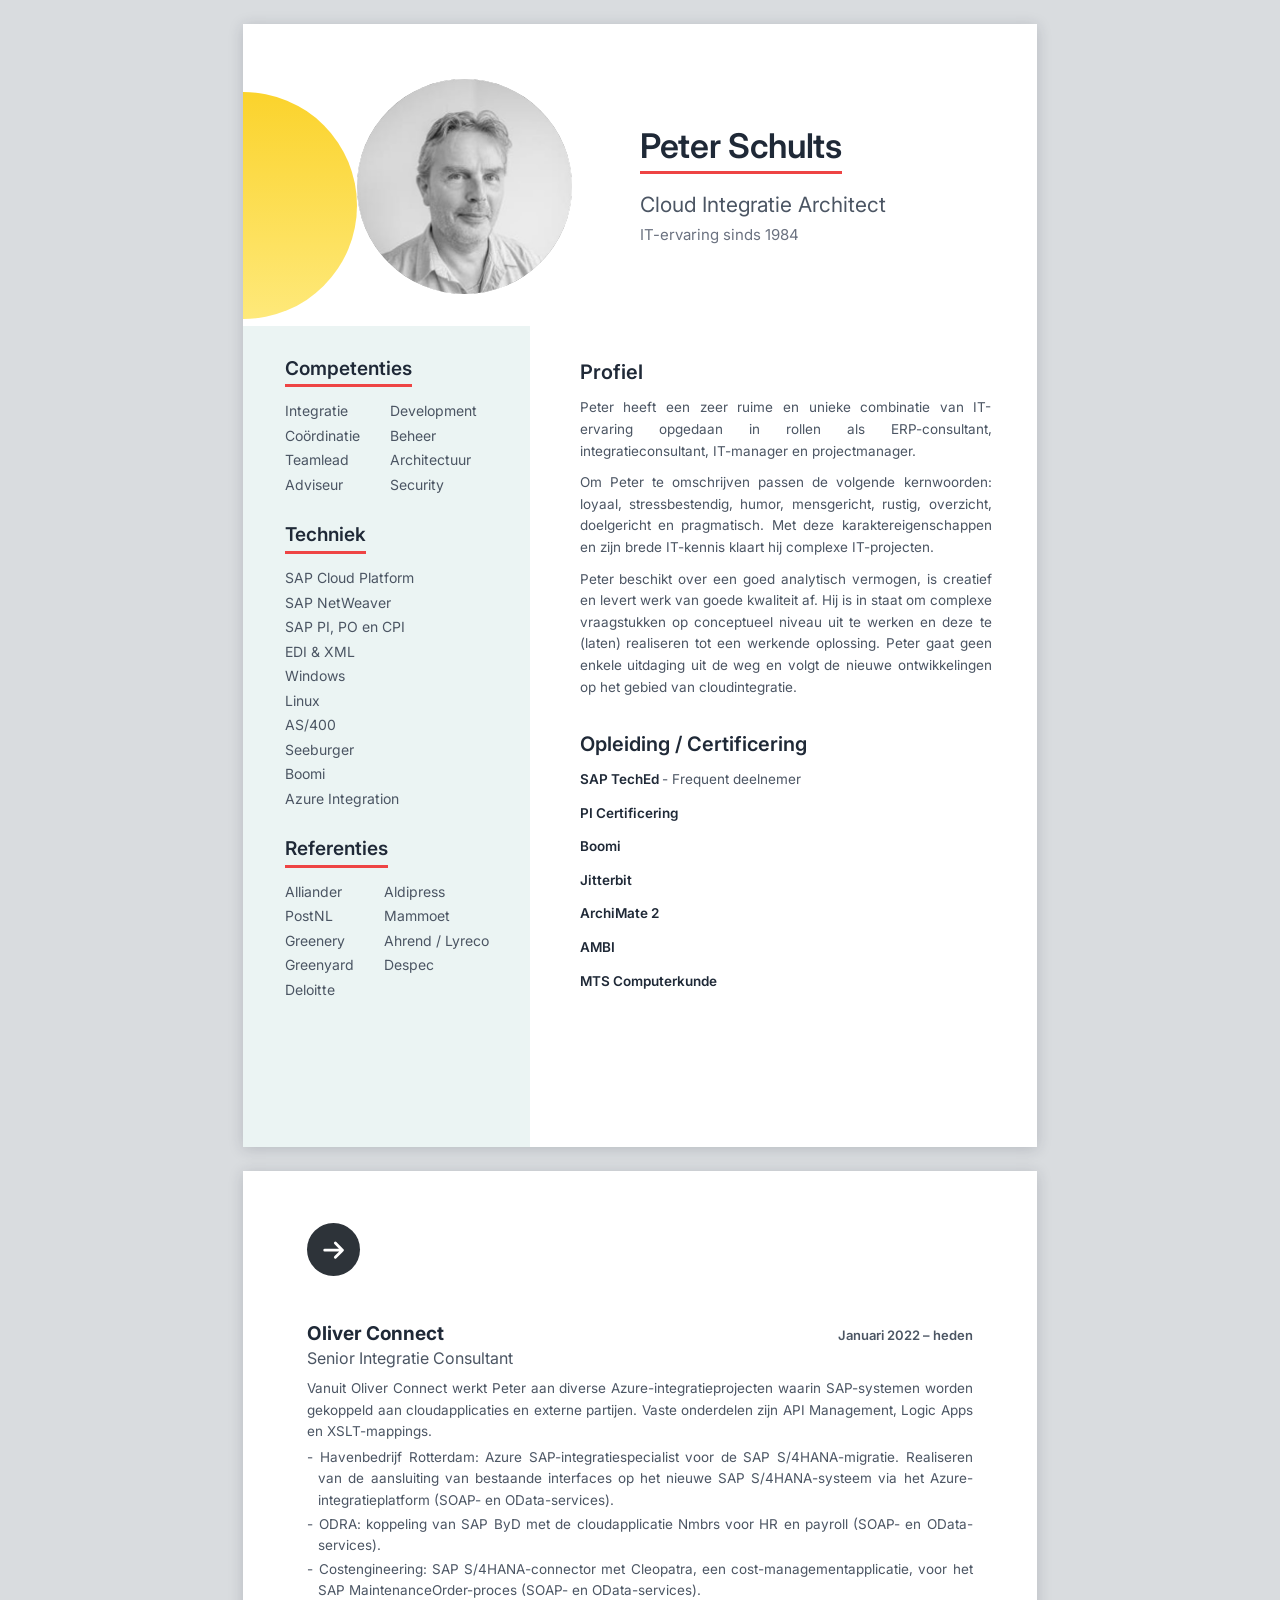
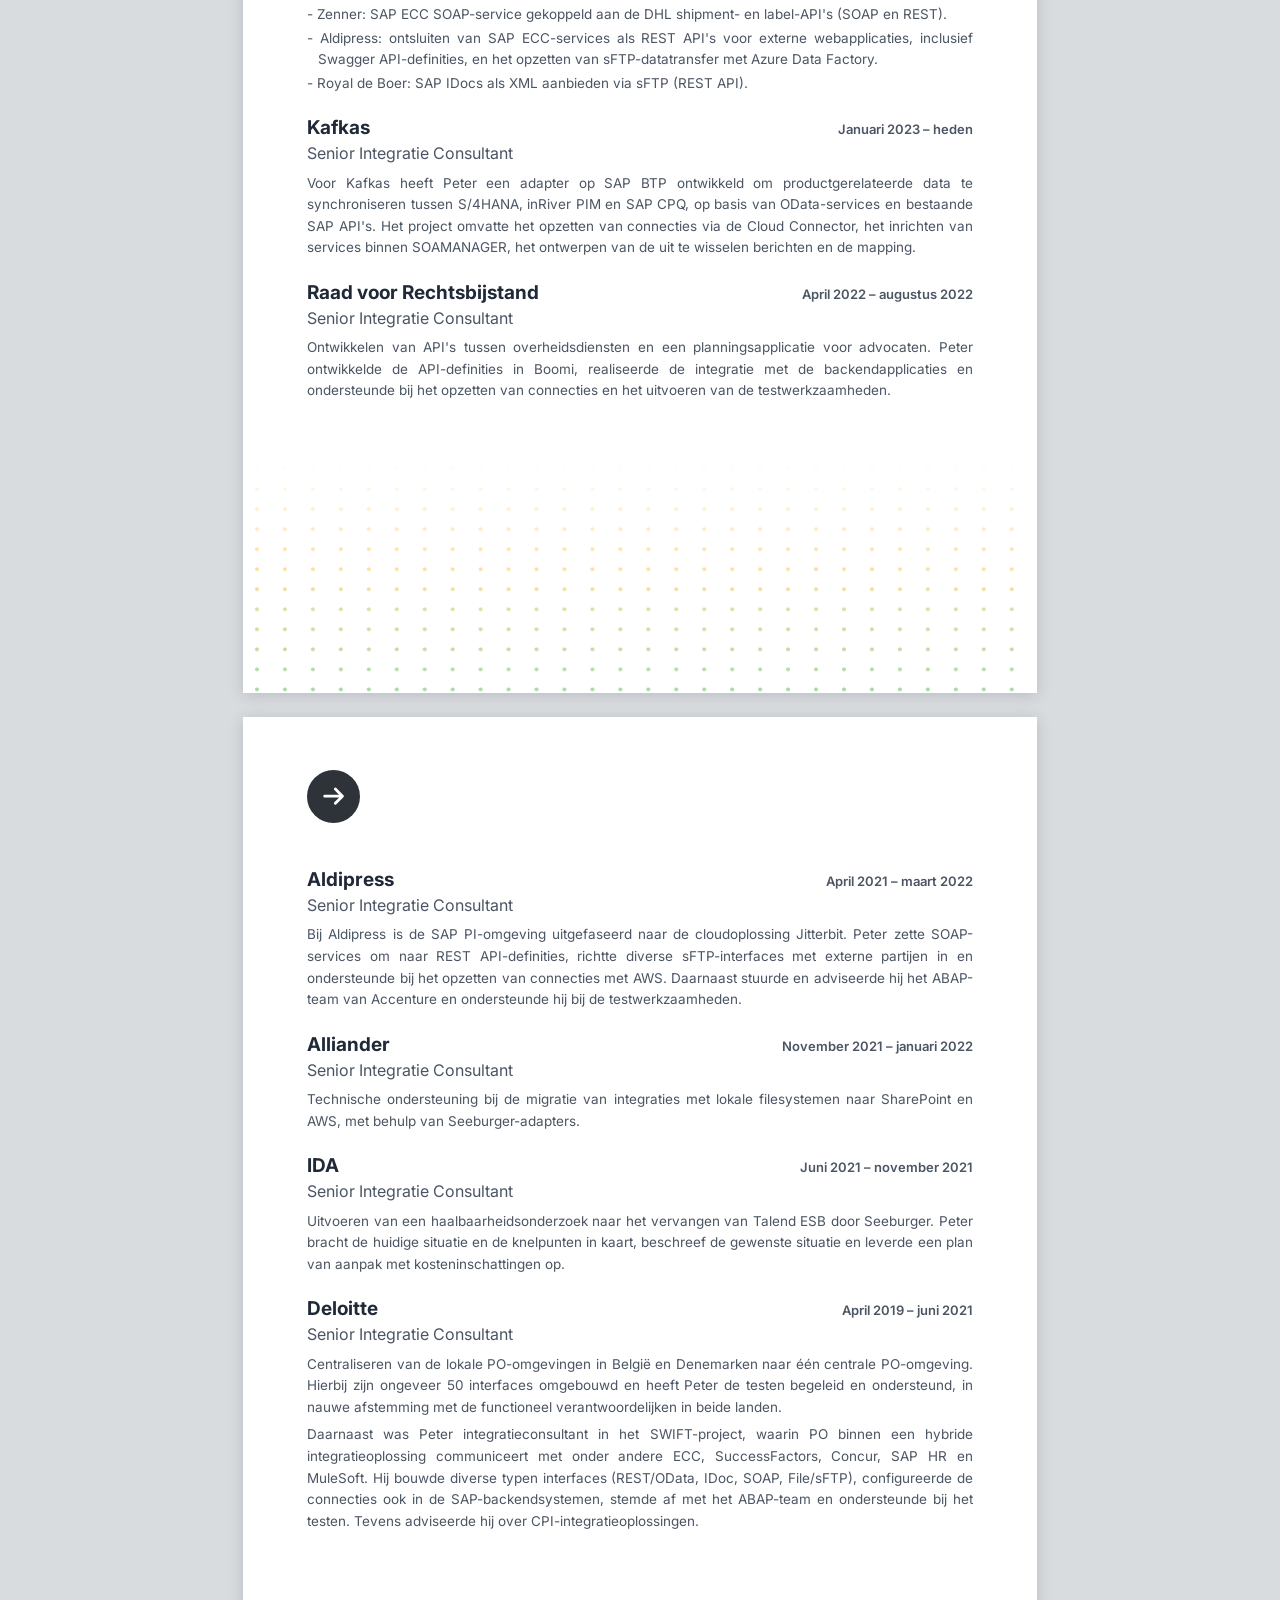
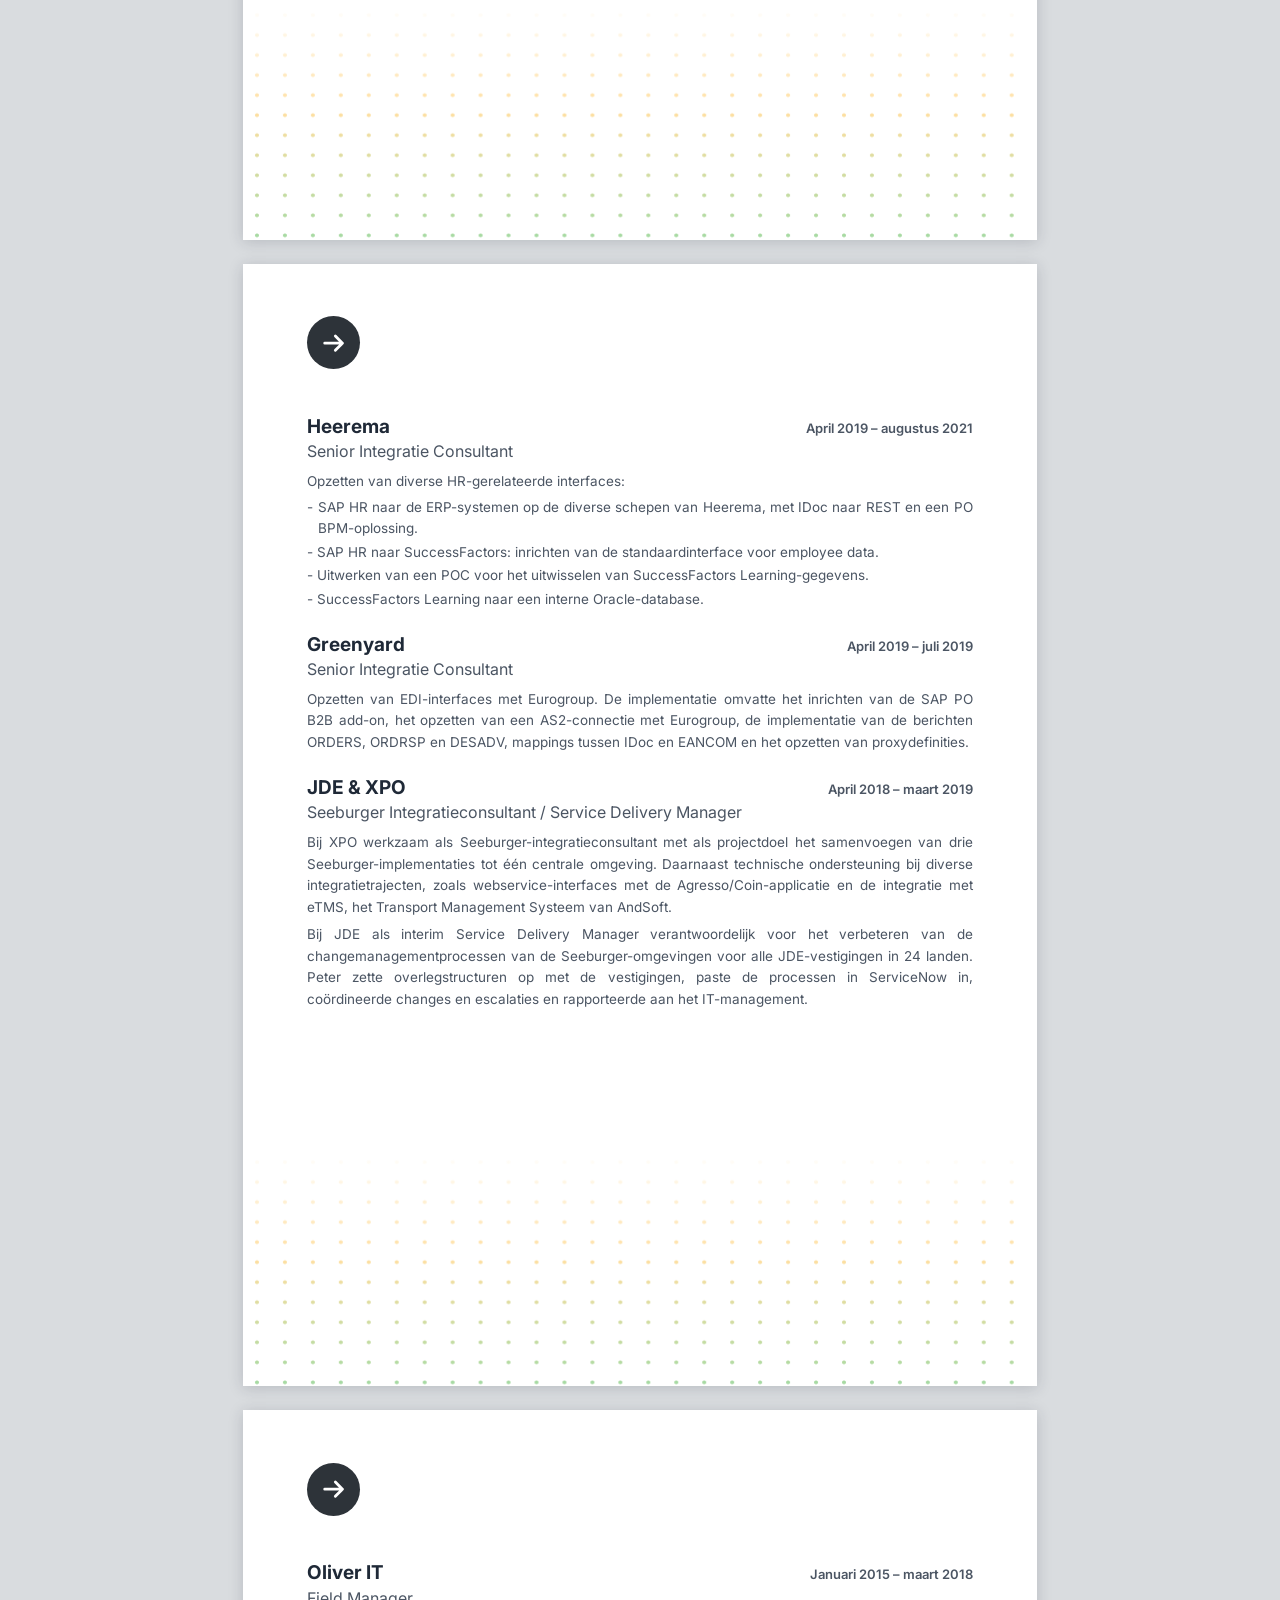
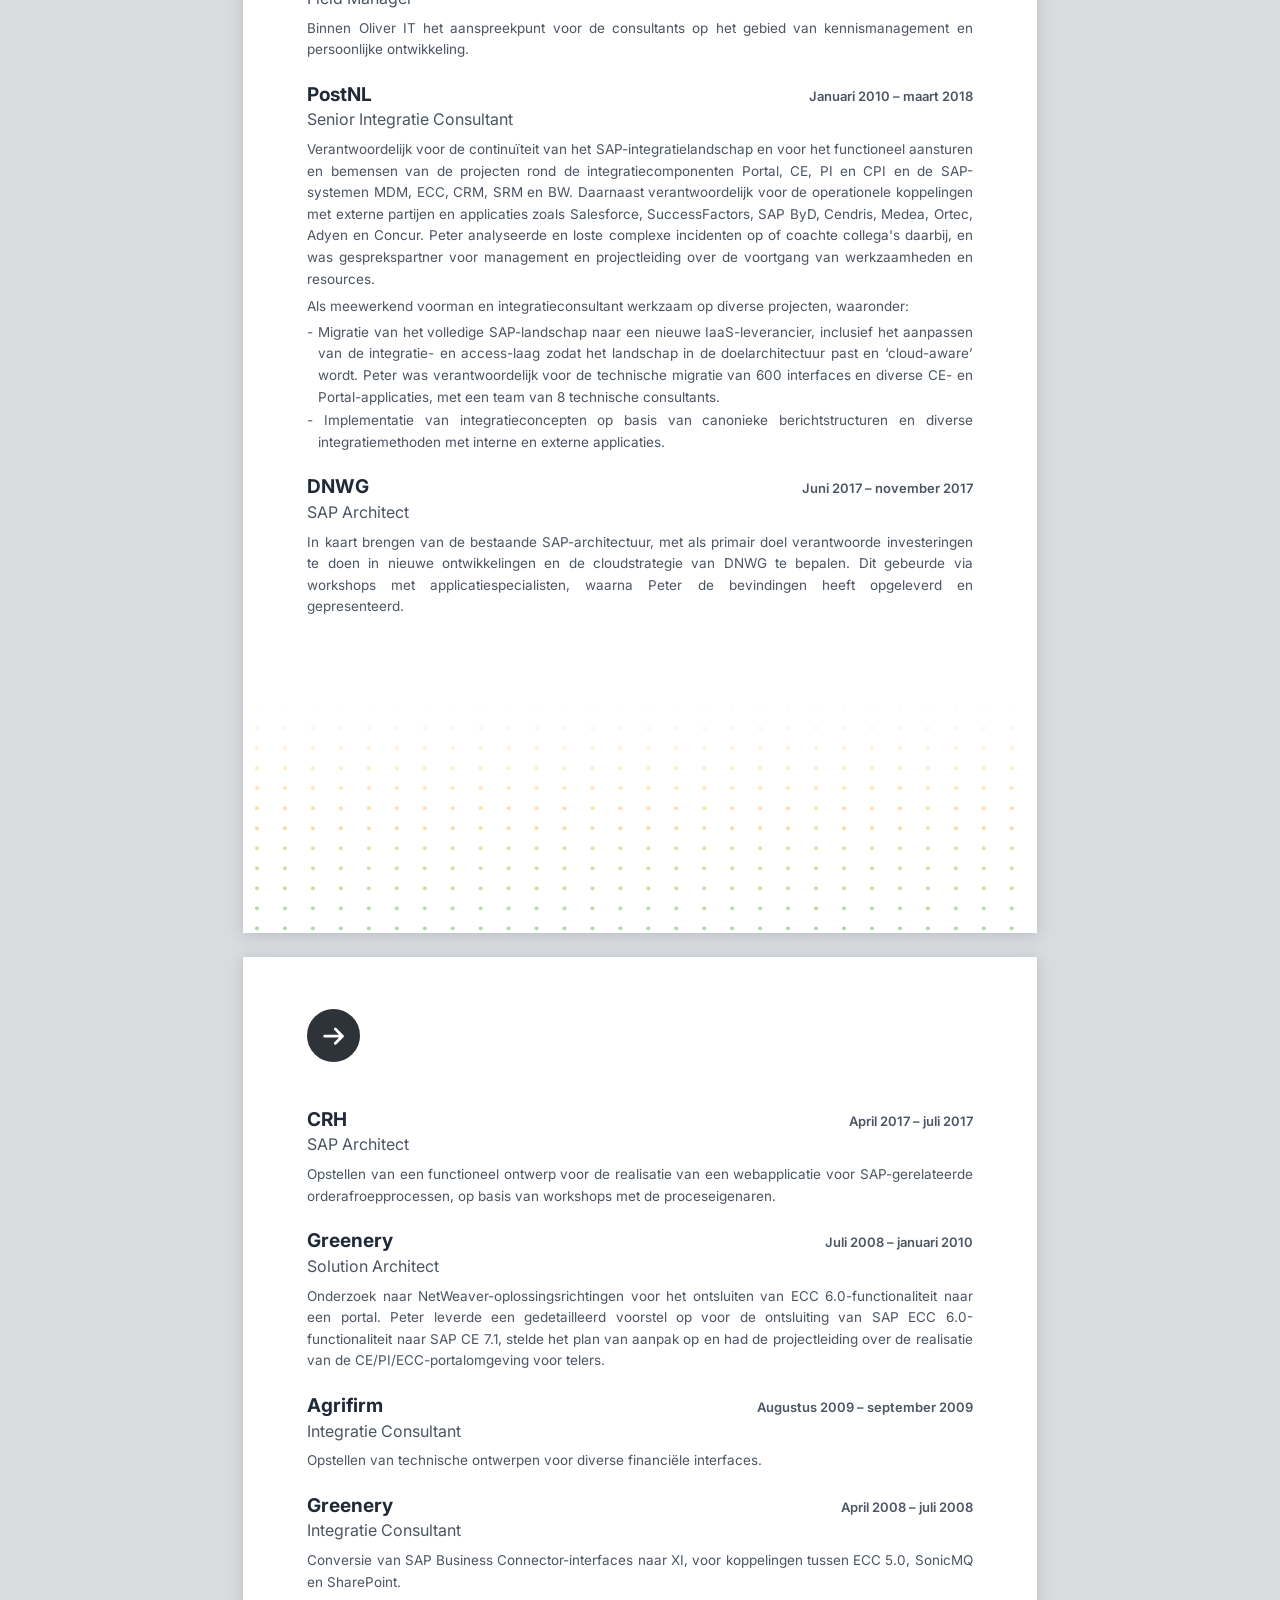
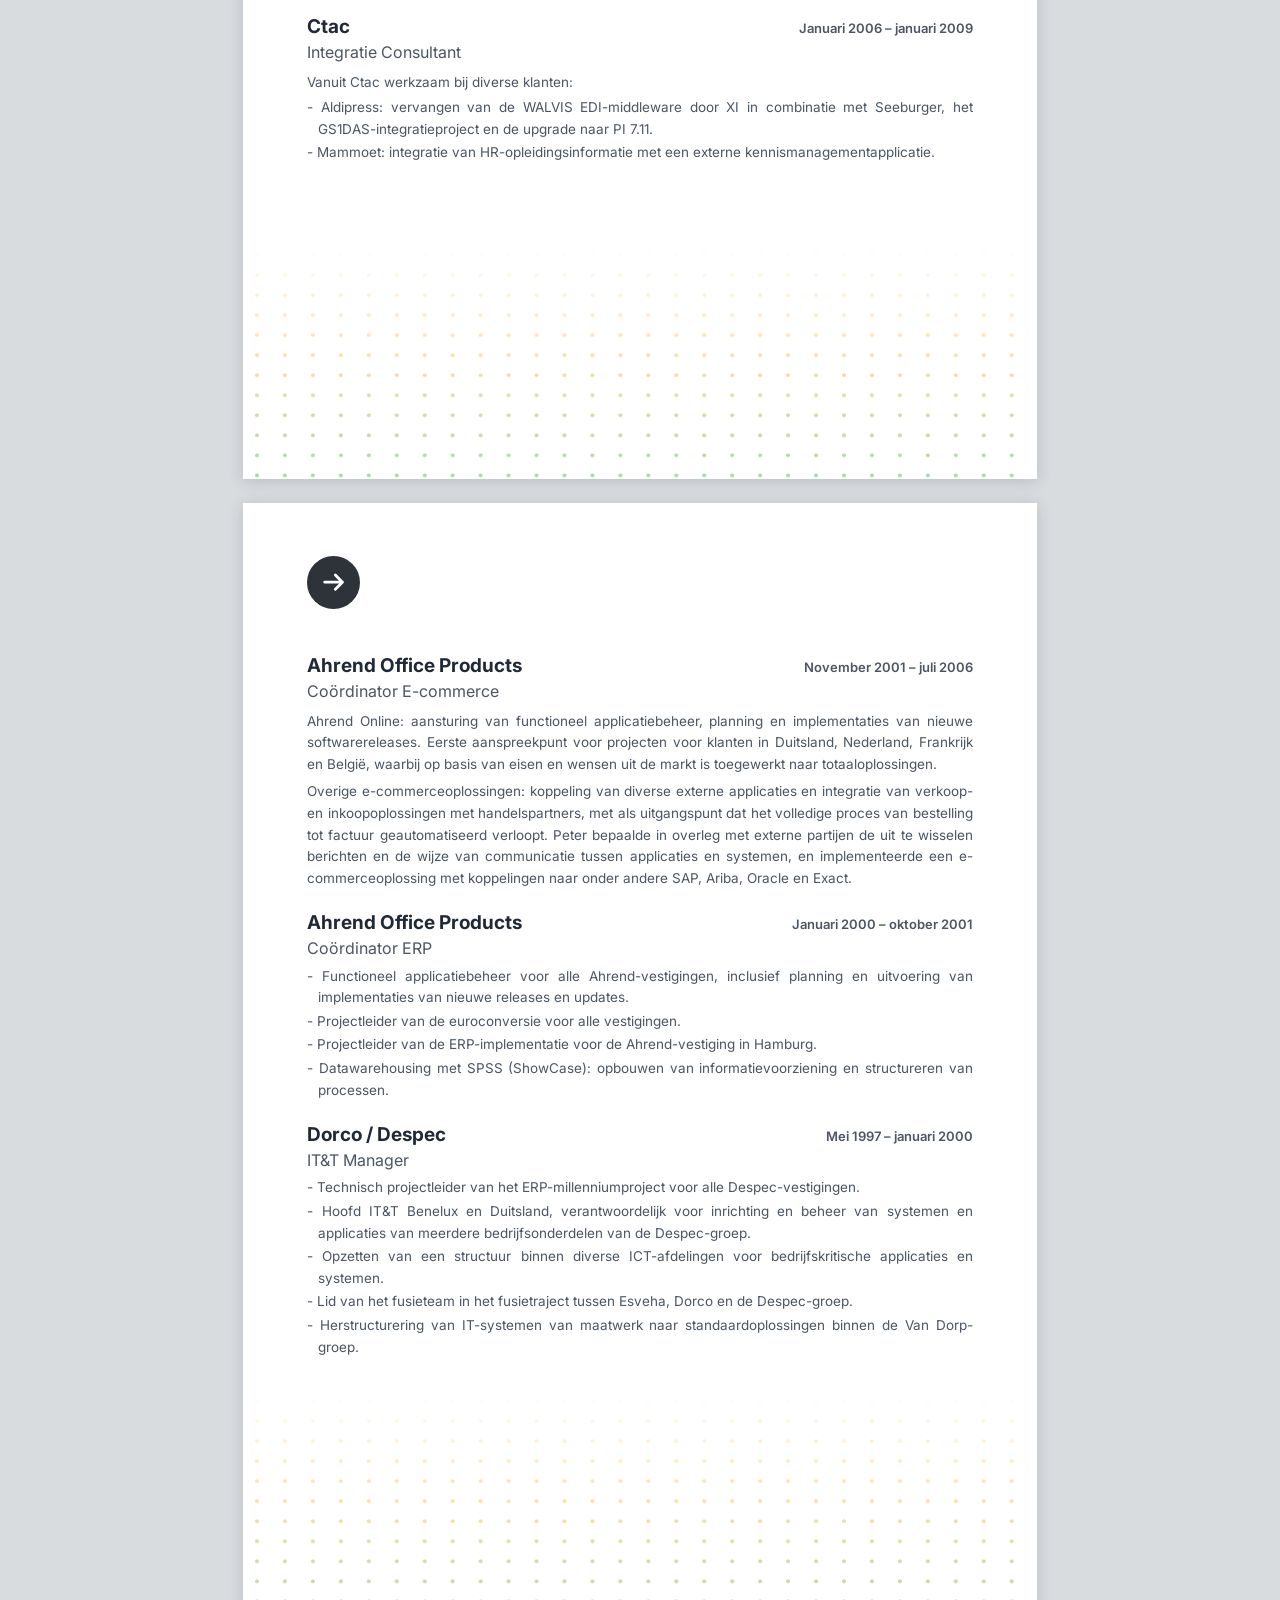
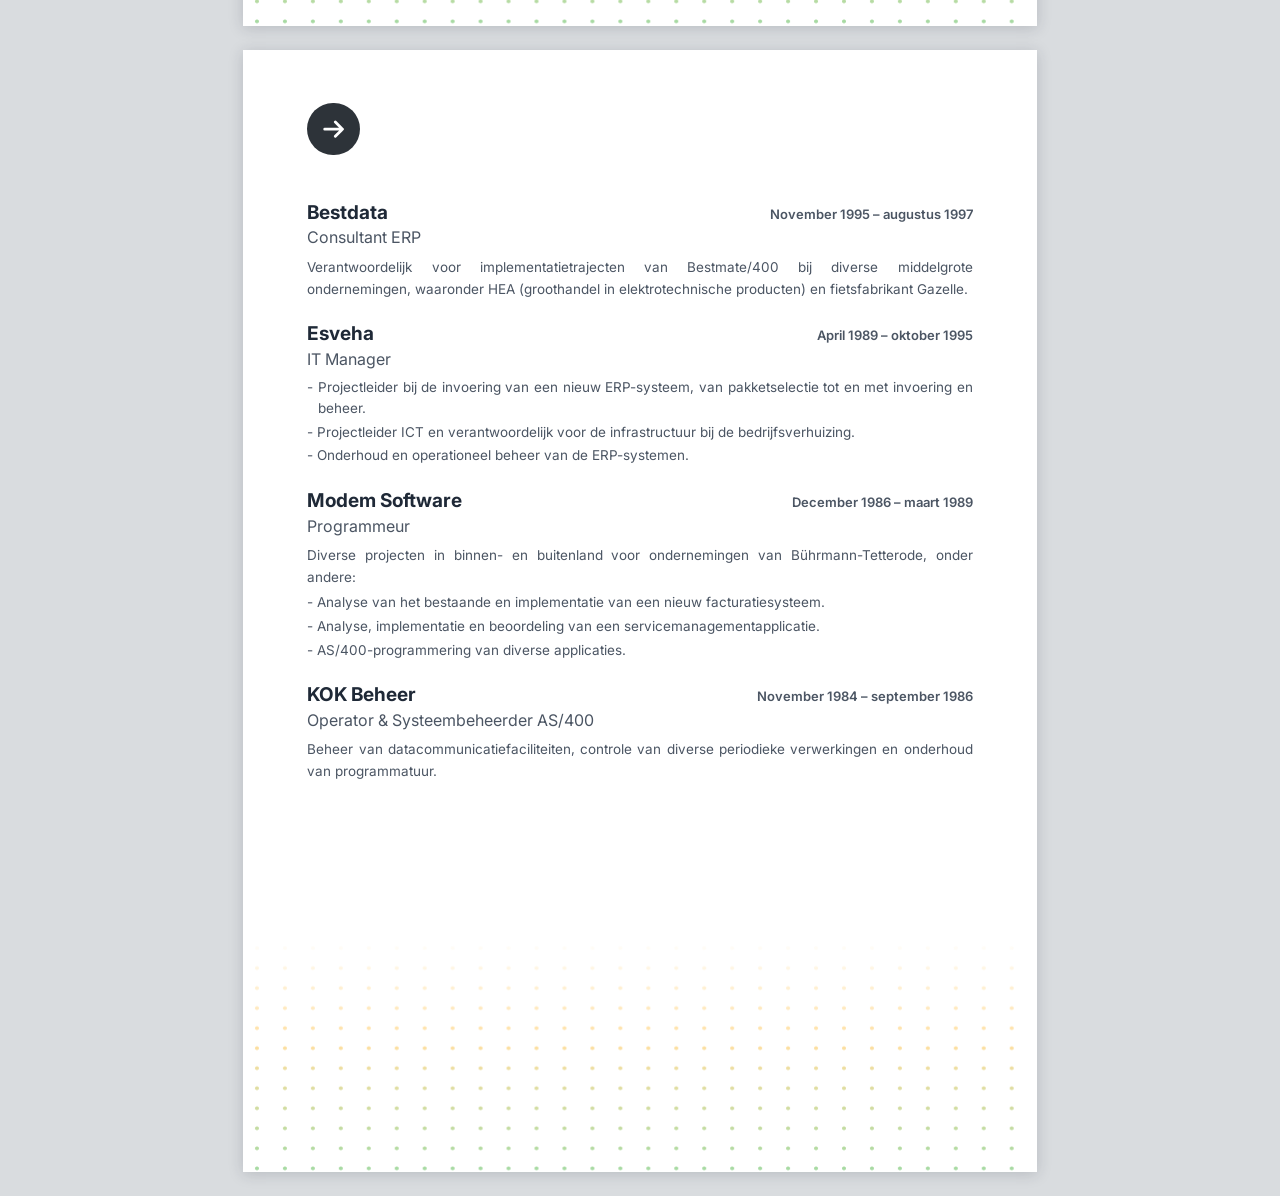
<file: index.html>
<!DOCTYPE html>
<html lang="nl">
<head>
<meta charset="utf-8">
<meta name="viewport" content="width=device-width, initial-scale=1">
<title>Peter Schults - CV</title>
<link rel="preconnect" href="https://fonts.googleapis.com">
<link rel="preconnect" href="https://fonts.gstatic.com" crossorigin>
<link href="https://fonts.googleapis.com/css2?family=Inter:wght@400;600;700&display=swap" rel="stylesheet">
<style>
  :root {
    --ink: #1f2937;
    --body: #4b5563;
    --muted: #6b7280;
    --red: #ee4444;
    --side: #ebf4f3;
    --yellow-a: #fbd32c;
    --yellow-b: #fee97a;
    --dot-a: #ffdfa1;
    --dot-b: #a5daa3;
    --icon: #2d3339;
    --desk: #d9dcdf;
  }
  * { box-sizing: border-box; }
  html { -webkit-print-color-adjust: exact; print-color-adjust: exact; }
  body {
    margin: 0;
    background: var(--desk);
    font-family: "Inter", "Helvetica Neue", Arial, sans-serif;
    color: var(--body);
    font-size: 13.5px;
    line-height: 1.6;
  }
  a { color: inherit; text-decoration: none; }
  a:hover { color: var(--ink); text-decoration: underline; }
  a:focus-visible { outline: 2px solid var(--red); outline-offset: 2px; }

  /* A4 sheets */
  .sheet {
    position: relative;
    width: 210mm;
    min-height: 297mm;
    margin: 24px auto;
    background: #fff;
    box-shadow: 0 2px 14px rgba(31, 41, 55, .18);
    overflow: hidden;
  }

  /* Headings with red underline (PDF style) */
  h2 {
    display: inline-block;
    margin: 0 0 12px;
    padding-bottom: 4px;
    border-bottom: 3px solid var(--red);
    color: var(--ink);
    font-size: 20px;
    font-weight: 600;
    line-height: 1.25;
  }
  .main h2 { border-bottom: 0; padding-bottom: 0; }

  /* ---------- Page 1: hero ---------- */
  .hero {
    position: relative;
    height: 80mm;
    display: flex;
    align-items: center;
    padding-left: 30mm;
  }
  .hero::before {               /* yellow half circle on the left edge */
    content: "";
    position: absolute;
    left: -30mm;
    top: 18mm;
    width: 60mm;
    height: 60mm;
    border-radius: 50%;
    background: linear-gradient(180deg, var(--yellow-a), var(--yellow-b));
  }
  .photo {
    position: relative;
    width: 57mm;
    height: 57mm;
    margin-top: 6mm;
    border-radius: 50%;
    object-fit: cover;
    filter: grayscale(1);
    background: #e5e7eb;
  }
  .identity { margin: 6mm 0 0 18mm; }
  .identity h1 {
    display: inline-block;
    margin: 0 0 14px;
    padding-bottom: 6px;
    border-bottom: 3px solid var(--red);
    color: var(--ink);
    font-size: 34px;
    font-weight: 600;
    letter-spacing: -.01em;
    line-height: 1.15;
  }
  .identity .role { margin: 0; font-size: 21px; color: var(--body); }
  .identity .sub { margin: 2px 0 0; font-size: 15px; color: var(--muted); }

  /* ---------- Page 1: columns ---------- */
  .cols {
    display: grid;
    grid-template-columns: 76mm 1fr;
    min-height: 217mm;
  }
  .side {
    background: var(--side);
    padding: 8mm 8mm 5mm 11mm;
  }
  .side section + section { margin-top: 26px; }
  .grid2 {
    display: grid;
    grid-template-columns: auto auto;
    justify-content: start;
    column-gap: 30px;
    margin: 0; padding: 0; list-style: none;
  }
  .list { margin: 0; padding: 0; list-style: none; }
  .grid2 li, .list li { font-size: 14px; line-height: 1.75; white-space: nowrap; }
  .side h2 { font-size: 19px; margin-bottom: 12px; }
  .contact li { display: flex; align-items: center; gap: 8px; font-size: 13px; line-height: 1.8; }
  .contact svg { width: 15px; height: 15px; flex: none; fill: var(--ink); }

  .main { padding: 9mm 12mm 12mm 13mm; }
  .main section + section { margin-top: 34px; }
  .main p {
    margin: 0 0 10px;
    text-align: justify;
    hyphens: auto;
  }
  .certs { margin: 0; padding: 0; list-style: none; }
  .certs li { color: var(--ink); font-weight: 600; font-size: 13.5px; margin-bottom: 12px; }
  .certs .note { font-weight: 400; color: var(--body); }
  .side .certs li { white-space: normal; color: var(--ink); font-weight: 600; font-size: 13px; line-height: 1.4; margin-bottom: 5px; }

  /* ---------- Experience pages ---------- */
  .xp { padding: 40mm 17mm 70mm; }
  .xp-icon {
    position: absolute;
    top: 14mm;
    left: 17mm;
    width: 14mm; height: 14mm;
    border-radius: 50%;
    background: var(--icon);
    display: grid; place-items: center;
  }
  .xp-icon svg { width: 7.5mm; height: 7.5mm; }
  .job { break-inside: avoid; page-break-inside: avoid; }
  .job + .job { margin-top: 22px; }
  .job-head {
    display: flex;
    justify-content: space-between;
    align-items: baseline;
    gap: 16px;
  }
  .job h3 { margin: 0; color: var(--ink); font-size: 19px; font-weight: 700; line-height: 1.3; }
  .job .date { flex: none; color: var(--body); font-size: 13px; font-weight: 600; }
  .job .title { margin: 0 0 4px; font-size: 16px; color: var(--body); }
  .job p { margin: 0; text-align: justify; hyphens: auto; }
  .job ul { margin: 4px 0 0; padding: 0; list-style: none; }
  .job p + p, .job ul + p { margin-top: 6px; }
  .job li { text-align: justify; hyphens: auto; }
  .job li + li { margin-top: 2px; }
  .job li { padding-left: 11px; text-indent: -11px; }
  .job li::before { content: "- "; }

  .dots {
    position: absolute;
    left: 0; right: 0; bottom: 0;
    height: 62mm;
    background: linear-gradient(180deg, rgba(255,223,161,0) 0%, var(--dot-a) 45%, var(--dot-b) 100%);
    -webkit-mask: radial-gradient(circle, #000 1.6px, transparent 2.2px) 0 0 / 7.4mm 5.3mm;
            mask: radial-gradient(circle, #000 1.6px, transparent 2.2px) 0 0 / 7.4mm 5.3mm;
    pointer-events: none;
  }

  /* ---------- Responsive ---------- */
  @media screen and (max-width: 820px) {
    body { background: #fff; }
    .sheet { width: 100%; min-height: 0; margin: 0; box-shadow: none; }
    .hero { height: auto; flex-direction: column; align-items: flex-start; padding: 40px 24px 32px 24px; }
    .hero::before { left: -90px; top: 50px; width: 150px; height: 150px; }
    .photo { width: 170px; height: 170px; margin: 0 0 0 30px; }
    .identity { margin: 24px 0 0; }
    .identity h1 { font-size: 28px; }
    .identity .role { font-size: 18px; }
    .cols { grid-template-columns: 1fr; min-height: 0; }
    .grid2 li, .list li { white-space: normal; }
    .side, .main { padding: 28px 24px; }
    .xp { padding: 96px 24px 180px; }
    .xp-icon { top: 32px; left: 24px; width: 48px; height: 48px; }
    .xp-icon svg { width: 26px; height: 26px; }
    .job-head { flex-direction: column; gap: 0; }
    .main p, .job p { text-align: left; }
    .dots { height: 160px; -webkit-mask-size: 26px 20px; mask-size: 26px 20px; }
  }

  /* ---------- Print to A4 ---------- */
  @page { size: A4; margin: 0; }
  @media print {
    body { background: #fff; }
    .sheet { margin: 0; box-shadow: none; height: 296.8mm; min-height: 0; page-break-after: always; break-after: page; }
    .sheet:last-child { page-break-after: auto; break-after: auto; }
    .xp { padding-top: 40mm; }
  }
</style>
</head>
<body>

<!-- ===================== PAGE 1 ===================== -->
<div class="sheet">
  <header class="hero">
    <img class="photo" src="[data-uri]" alt="Portret van Peter Schults">
    <div class="identity">
      <h1>Peter Schults</h1>
      <p class="role">Cloud Integratie Architect</p>
      <p class="sub">IT-ervaring sinds 1984</p>
    </div>
  </header>

  <div class="cols">
    <aside class="side">
      <section>
        <h2>Competenties</h2>
        <ul class="grid2">
          <li>Integratie</li><li>Development</li>
          <li>Coördinatie</li><li>Beheer</li>
          <li>Teamlead</li><li>Architectuur</li>
          <li>Adviseur</li><li>Security</li>
        </ul>
      </section>

      <section>
        <h2>Techniek</h2>
        <ul class="list">
          <li>SAP Cloud Platform</li>
          <li>SAP NetWeaver</li>
          <li>SAP PI, PO en CPI</li>
          <li>EDI &amp; XML</li>
          <li>Windows</li>
          <li>Linux</li>
          <li>AS/400</li>
          <li>Seeburger</li>
          <li>Boomi</li>
          <li>Azure Integration</li>
        </ul>
      </section>

      <section>
        <h2>Referenties</h2>
        <ul class="grid2">
          <li>Alliander</li><li>Aldipress</li>
          <li>PostNL</li><li>Mammoet</li>
          <li>Greenery</li><li>Ahrend / Lyreco</li>
          <li>Greenyard</li><li>Despec</li>
          <li>Deloitte</li>
        </ul>
      </section>
    </aside>

    <main class="main">
      <section>
        <h2>Profiel</h2>
        <p>Peter heeft een zeer ruime en unieke combinatie van IT-ervaring opgedaan in rollen als ERP-consultant, integratieconsultant, IT-manager en projectmanager.</p>
        <p>Om Peter te omschrijven passen de volgende kernwoorden: loyaal, stressbestendig, humor, mensgericht, rustig, overzicht, doelgericht en pragmatisch. Met deze karaktereigenschappen en zijn brede IT-kennis klaart hij complexe IT-projecten.</p>
        <p>Peter beschikt over een goed analytisch vermogen, is creatief en levert werk van goede kwaliteit af. Hij is in staat om complexe vraagstukken op conceptueel niveau uit te werken en deze te (laten) realiseren tot een werkende oplossing. Peter gaat geen enkele uitdaging uit de weg en volgt de nieuwe ontwikkelingen op het gebied van cloudintegratie.</p>
      </section>

      <section>
        <h2>Opleiding / Certificering</h2>
        <ul class="certs">
          <li>SAP TechEd <span class="note">- Frequent deelnemer</span></li>
          <li>PI Certificering</li>
          <li>Boomi</li>
          <li>Jitterbit</li>
          <li>ArchiMate 2</li>
          <li>AMBI</li>
          <li>MTS Computerkunde</li>
        </ul>
      </section>
    </main>
  </div>
</div>

<!-- ===================== WORK EXPERIENCE ===================== -->
<div class="sheet xp">
  <div class="xp-icon" aria-hidden="true">
    <svg viewBox="0 0 24 24" fill="none" stroke="#fff" stroke-width="2.4" stroke-linecap="round" stroke-linejoin="round"><path d="M4 12h15M13 6l6 6-6 6"/></svg>
  </div>
  <h2 style="position:absolute;width:1px;height:1px;overflow:hidden;clip:rect(0 0 0 0)">Werkervaring</h2>
  <article class="job">
    <div class="job-head"><h3>Oliver Connect</h3><span class="date">Januari 2022 – heden</span></div>
    <p class="title">Senior Integratie Consultant</p>
    <p>Vanuit Oliver Connect werkt Peter aan diverse Azure-integratieprojecten waarin SAP-systemen worden gekoppeld aan cloudapplicaties en externe partijen. Vaste onderdelen zijn API Management, Logic Apps en XSLT-mappings.</p>
    <ul><li>Havenbedrijf Rotterdam: Azure SAP-integratiespecialist voor de SAP S/4HANA-migratie. Realiseren van de aansluiting van bestaande interfaces op het nieuwe SAP S/4HANA-systeem via het Azure-integratieplatform (SOAP- en OData-services).</li><li>ODRA: koppeling van SAP ByD met de cloudapplicatie Nmbrs voor HR en payroll (SOAP- en OData-services).</li><li>Costengineering: SAP S/4HANA-connector met Cleopatra, een cost-managementapplicatie, voor het SAP MaintenanceOrder-proces (SOAP- en OData-services).</li><li>Zenner: SAP ECC SOAP-service gekoppeld aan de DHL shipment- en label-API&#x27;s (SOAP en REST).</li><li>Aldipress: ontsluiten van SAP ECC-services als REST API&#x27;s voor externe webapplicaties, inclusief Swagger API-definities, en het opzetten van sFTP-datatransfer met Azure Data Factory.</li><li>Royal de Boer: SAP IDocs als XML aanbieden via sFTP (REST API).</li></ul>
  </article>
  <article class="job">
    <div class="job-head"><h3>Kafkas</h3><span class="date">Januari 2023 – heden</span></div>
    <p class="title">Senior Integratie Consultant</p>
    <p>Voor Kafkas heeft Peter een adapter op SAP BTP ontwikkeld om productgerelateerde data te synchroniseren tussen S/4HANA, inRiver PIM en SAP CPQ, op basis van OData-services en bestaande SAP API&#x27;s. Het project omvatte het opzetten van connecties via de Cloud Connector, het inrichten van services binnen SOAMANAGER, het ontwerpen van de uit te wisselen berichten en de mapping.</p>
  </article>
  <article class="job">
    <div class="job-head"><h3>Raad voor Rechtsbijstand</h3><span class="date">April 2022 – augustus 2022</span></div>
    <p class="title">Senior Integratie Consultant</p>
    <p>Ontwikkelen van API&#x27;s tussen overheidsdiensten en een planningsapplicatie voor advocaten. Peter ontwikkelde de API-definities in Boomi, realiseerde de integratie met de backendapplicaties en ondersteunde bij het opzetten van connecties en het uitvoeren van de testwerkzaamheden.</p>
  </article>
  <div class="dots" aria-hidden="true"></div>
</div>

<div class="sheet xp">
  <div class="xp-icon" aria-hidden="true">
    <svg viewBox="0 0 24 24" fill="none" stroke="#fff" stroke-width="2.4" stroke-linecap="round" stroke-linejoin="round"><path d="M4 12h15M13 6l6 6-6 6"/></svg>
  </div>
  <article class="job">
    <div class="job-head"><h3>Aldipress</h3><span class="date">April 2021 – maart 2022</span></div>
    <p class="title">Senior Integratie Consultant</p>
    <p>Bij Aldipress is de SAP PI-omgeving uitgefaseerd naar de cloudoplossing Jitterbit. Peter zette SOAP-services om naar REST API-definities, richtte diverse sFTP-interfaces met externe partijen in en ondersteunde bij het opzetten van connecties met AWS. Daarnaast stuurde en adviseerde hij het ABAP-team van Accenture en ondersteunde hij bij de testwerkzaamheden.</p>
  </article>
  <article class="job">
    <div class="job-head"><h3>Alliander</h3><span class="date">November 2021 – januari 2022</span></div>
    <p class="title">Senior Integratie Consultant</p>
    <p>Technische ondersteuning bij de migratie van integraties met lokale filesystemen naar SharePoint en AWS, met behulp van Seeburger-adapters.</p>
  </article>
  <article class="job">
    <div class="job-head"><h3>IDA</h3><span class="date">Juni 2021 – november 2021</span></div>
    <p class="title">Senior Integratie Consultant</p>
    <p>Uitvoeren van een haalbaarheidsonderzoek naar het vervangen van Talend ESB door Seeburger. Peter bracht de huidige situatie en de knelpunten in kaart, beschreef de gewenste situatie en leverde een plan van aanpak met kosteninschattingen op.</p>
  </article>
  <article class="job">
    <div class="job-head"><h3>Deloitte</h3><span class="date">April 2019 – juni 2021</span></div>
    <p class="title">Senior Integratie Consultant</p>
    <p>Centraliseren van de lokale PO-omgevingen in België en Denemarken naar één centrale PO-omgeving. Hierbij zijn ongeveer 50 interfaces omgebouwd en heeft Peter de testen begeleid en ondersteund, in nauwe afstemming met de functioneel verantwoordelijken in beide landen.</p>
    <p>Daarnaast was Peter integratieconsultant in het SWIFT-project, waarin PO binnen een hybride integratieoplossing communiceert met onder andere ECC, SuccessFactors, Concur, SAP HR en MuleSoft. Hij bouwde diverse typen interfaces (REST/OData, IDoc, SOAP, File/sFTP), configureerde de connecties ook in de SAP-backendsystemen, stemde af met het ABAP-team en ondersteunde bij het testen. Tevens adviseerde hij over CPI-integratieoplossingen.</p>
  </article>
  <div class="dots" aria-hidden="true"></div>
</div>

<div class="sheet xp">
  <div class="xp-icon" aria-hidden="true">
    <svg viewBox="0 0 24 24" fill="none" stroke="#fff" stroke-width="2.4" stroke-linecap="round" stroke-linejoin="round"><path d="M4 12h15M13 6l6 6-6 6"/></svg>
  </div>
  <article class="job">
    <div class="job-head"><h3>Heerema</h3><span class="date">April 2019 – augustus 2021</span></div>
    <p class="title">Senior Integratie Consultant</p>
    <p>Opzetten van diverse HR-gerelateerde interfaces:</p>
    <ul><li>SAP HR naar de ERP-systemen op de diverse schepen van Heerema, met IDoc naar REST en een PO BPM-oplossing.</li><li>SAP HR naar SuccessFactors: inrichten van de standaardinterface voor employee data.</li><li>Uitwerken van een POC voor het uitwisselen van SuccessFactors Learning-gegevens.</li><li>SuccessFactors Learning naar een interne Oracle-database.</li></ul>
  </article>
  <article class="job">
    <div class="job-head"><h3>Greenyard</h3><span class="date">April 2019 – juli 2019</span></div>
    <p class="title">Senior Integratie Consultant</p>
    <p>Opzetten van EDI-interfaces met Eurogroup. De implementatie omvatte het inrichten van de SAP PO B2B add-on, het opzetten van een AS2-connectie met Eurogroup, de implementatie van de berichten ORDERS, ORDRSP en DESADV, mappings tussen IDoc en EANCOM en het opzetten van proxydefinities.</p>
  </article>
  <article class="job">
    <div class="job-head"><h3>JDE &amp; XPO</h3><span class="date">April 2018 – maart 2019</span></div>
    <p class="title">Seeburger Integratieconsultant / Service Delivery Manager</p>
    <p>Bij XPO werkzaam als Seeburger-integratieconsultant met als projectdoel het samenvoegen van drie Seeburger-implementaties tot één centrale omgeving. Daarnaast technische ondersteuning bij diverse integratietrajecten, zoals webservice-interfaces met de Agresso/Coin-applicatie en de integratie met eTMS, het Transport Management Systeem van AndSoft.</p>
    <p>Bij JDE als interim Service Delivery Manager verantwoordelijk voor het verbeteren van de changemanagementprocessen van de Seeburger-omgevingen voor alle JDE-vestigingen in 24 landen. Peter zette overlegstructuren op met de vestigingen, paste de processen in ServiceNow in, coördineerde changes en escalaties en rapporteerde aan het IT-management.</p>
  </article>
  <div class="dots" aria-hidden="true"></div>
</div>

<div class="sheet xp">
  <div class="xp-icon" aria-hidden="true">
    <svg viewBox="0 0 24 24" fill="none" stroke="#fff" stroke-width="2.4" stroke-linecap="round" stroke-linejoin="round"><path d="M4 12h15M13 6l6 6-6 6"/></svg>
  </div>
  <article class="job">
    <div class="job-head"><h3>Oliver IT</h3><span class="date">Januari 2015 – maart 2018</span></div>
    <p class="title">Field Manager</p>
    <p>Binnen Oliver IT het aanspreekpunt voor de consultants op het gebied van kennismanagement en persoonlijke ontwikkeling.</p>
  </article>
  <article class="job">
    <div class="job-head"><h3>PostNL</h3><span class="date">Januari 2010 – maart 2018</span></div>
    <p class="title">Senior Integratie Consultant</p>
    <p>Verantwoordelijk voor de continuïteit van het SAP-integratielandschap en voor het functioneel aansturen en bemensen van de projecten rond de integratiecomponenten Portal, CE, PI en CPI en de SAP-systemen MDM, ECC, CRM, SRM en BW. Daarnaast verantwoordelijk voor de operationele koppelingen met externe partijen en applicaties zoals Salesforce, SuccessFactors, SAP ByD, Cendris, Medea, Ortec, Adyen en Concur. Peter analyseerde en loste complexe incidenten op of coachte collega&#x27;s daarbij, en was gesprekspartner voor management en projectleiding over de voortgang van werkzaamheden en resources.</p>
    <p>Als meewerkend voorman en integratieconsultant werkzaam op diverse projecten, waaronder:</p>
    <ul><li>Migratie van het volledige SAP-landschap naar een nieuwe IaaS-leverancier, inclusief het aanpassen van de integratie- en access-laag zodat het landschap in de doelarchitectuur past en ‘cloud-aware’ wordt. Peter was verantwoordelijk voor de technische migratie van 600 interfaces en diverse CE- en Portal-applicaties, met een team van 8 technische consultants.</li><li>Implementatie van integratieconcepten op basis van canonieke berichtstructuren en diverse integratiemethoden met interne en externe applicaties.</li></ul>
  </article>
  <article class="job">
    <div class="job-head"><h3>DNWG</h3><span class="date">Juni 2017 – november 2017</span></div>
    <p class="title">SAP Architect</p>
    <p>In kaart brengen van de bestaande SAP-architectuur, met als primair doel verantwoorde investeringen te doen in nieuwe ontwikkelingen en de cloudstrategie van DNWG te bepalen. Dit gebeurde via workshops met applicatiespecialisten, waarna Peter de bevindingen heeft opgeleverd en gepresenteerd.</p>
  </article>
  <div class="dots" aria-hidden="true"></div>
</div>

<div class="sheet xp">
  <div class="xp-icon" aria-hidden="true">
    <svg viewBox="0 0 24 24" fill="none" stroke="#fff" stroke-width="2.4" stroke-linecap="round" stroke-linejoin="round"><path d="M4 12h15M13 6l6 6-6 6"/></svg>
  </div>
  <article class="job">
    <div class="job-head"><h3>CRH</h3><span class="date">April 2017 – juli 2017</span></div>
    <p class="title">SAP Architect</p>
    <p>Opstellen van een functioneel ontwerp voor de realisatie van een webapplicatie voor SAP-gerelateerde orderafroepprocessen, op basis van workshops met de proceseigenaren.</p>
  </article>
  <article class="job">
    <div class="job-head"><h3>Greenery</h3><span class="date">Juli 2008 – januari 2010</span></div>
    <p class="title">Solution Architect</p>
    <p>Onderzoek naar NetWeaver-oplossingsrichtingen voor het ontsluiten van ECC 6.0-functionaliteit naar een portal. Peter leverde een gedetailleerd voorstel op voor de ontsluiting van SAP ECC 6.0-functionaliteit naar SAP CE 7.1, stelde het plan van aanpak op en had de projectleiding over de realisatie van de CE/PI/ECC-portalomgeving voor telers.</p>
  </article>
  <article class="job">
    <div class="job-head"><h3>Agrifirm</h3><span class="date">Augustus 2009 – september 2009</span></div>
    <p class="title">Integratie Consultant</p>
    <p>Opstellen van technische ontwerpen voor diverse financiële interfaces.</p>
  </article>
  <article class="job">
    <div class="job-head"><h3>Greenery</h3><span class="date">April 2008 – juli 2008</span></div>
    <p class="title">Integratie Consultant</p>
    <p>Conversie van SAP Business Connector-interfaces naar XI, voor koppelingen tussen ECC 5.0, SonicMQ en SharePoint.</p>
  </article>
  <article class="job">
    <div class="job-head"><h3>Ctac</h3><span class="date">Januari 2006 – januari 2009</span></div>
    <p class="title">Integratie Consultant</p>
    <p>Vanuit Ctac werkzaam bij diverse klanten:</p>
    <ul><li>Aldipress: vervangen van de WALVIS EDI-middleware door XI in combinatie met Seeburger, het GS1DAS-integratieproject en de upgrade naar PI 7.11.</li><li>Mammoet: integratie van HR-opleidingsinformatie met een externe kennismanagementapplicatie.</li></ul>
  </article>
  <div class="dots" aria-hidden="true"></div>
</div>

<div class="sheet xp">
  <div class="xp-icon" aria-hidden="true">
    <svg viewBox="0 0 24 24" fill="none" stroke="#fff" stroke-width="2.4" stroke-linecap="round" stroke-linejoin="round"><path d="M4 12h15M13 6l6 6-6 6"/></svg>
  </div>
  <article class="job">
    <div class="job-head"><h3>Ahrend Office Products</h3><span class="date">November 2001 – juli 2006</span></div>
    <p class="title">Coördinator E-commerce</p>
    <p>Ahrend Online: aansturing van functioneel applicatiebeheer, planning en implementaties van nieuwe softwarereleases. Eerste aanspreekpunt voor projecten voor klanten in Duitsland, Nederland, Frankrijk en België, waarbij op basis van eisen en wensen uit de markt is toegewerkt naar totaaloplossingen.</p>
    <p>Overige e-commerceoplossingen: koppeling van diverse externe applicaties en integratie van verkoop- en inkoopoplossingen met handelspartners, met als uitgangspunt dat het volledige proces van bestelling tot factuur geautomatiseerd verloopt. Peter bepaalde in overleg met externe partijen de uit te wisselen berichten en de wijze van communicatie tussen applicaties en systemen, en implementeerde een e-commerceoplossing met koppelingen naar onder andere SAP, Ariba, Oracle en Exact.</p>
  </article>
  <article class="job">
    <div class="job-head"><h3>Ahrend Office Products</h3><span class="date">Januari 2000 – oktober 2001</span></div>
    <p class="title">Coördinator ERP</p>
    <ul><li>Functioneel applicatiebeheer voor alle Ahrend-vestigingen, inclusief planning en uitvoering van implementaties van nieuwe releases en updates.</li><li>Projectleider van de euroconversie voor alle vestigingen.</li><li>Projectleider van de ERP-implementatie voor de Ahrend-vestiging in Hamburg.</li><li>Datawarehousing met SPSS (ShowCase): opbouwen van informatievoorziening en structureren van processen.</li></ul>
  </article>
  <article class="job">
    <div class="job-head"><h3>Dorco / Despec</h3><span class="date">Mei 1997 – januari 2000</span></div>
    <p class="title">IT&amp;T Manager</p>
    <ul><li>Technisch projectleider van het ERP-millenniumproject voor alle Despec-vestigingen.</li><li>Hoofd IT&amp;T Benelux en Duitsland, verantwoordelijk voor inrichting en beheer van systemen en applicaties van meerdere bedrijfsonderdelen van de Despec-groep.</li><li>Opzetten van een structuur binnen diverse ICT-afdelingen voor bedrijfskritische applicaties en systemen.</li><li>Lid van het fusieteam in het fusietraject tussen Esveha, Dorco en de Despec-groep.</li><li>Herstructurering van IT-systemen van maatwerk naar standaardoplossingen binnen de Van Dorp-groep.</li></ul>
  </article>
  <div class="dots" aria-hidden="true"></div>
</div>

<div class="sheet xp">
  <div class="xp-icon" aria-hidden="true">
    <svg viewBox="0 0 24 24" fill="none" stroke="#fff" stroke-width="2.4" stroke-linecap="round" stroke-linejoin="round"><path d="M4 12h15M13 6l6 6-6 6"/></svg>
  </div>
  <article class="job">
    <div class="job-head"><h3>Bestdata</h3><span class="date">November 1995 – augustus 1997</span></div>
    <p class="title">Consultant ERP</p>
    <p>Verantwoordelijk voor implementatietrajecten van Bestmate/400 bij diverse middelgrote ondernemingen, waaronder HEA (groothandel in elektrotechnische producten) en fietsfabrikant Gazelle.</p>
  </article>
  <article class="job">
    <div class="job-head"><h3>Esveha</h3><span class="date">April 1989 – oktober 1995</span></div>
    <p class="title">IT Manager</p>
    <ul><li>Projectleider bij de invoering van een nieuw ERP-systeem, van pakketselectie tot en met invoering en beheer.</li><li>Projectleider ICT en verantwoordelijk voor de infrastructuur bij de bedrijfsverhuizing.</li><li>Onderhoud en operationeel beheer van de ERP-systemen.</li></ul>
  </article>
  <article class="job">
    <div class="job-head"><h3>Modem Software</h3><span class="date">December 1986 – maart 1989</span></div>
    <p class="title">Programmeur</p>
    <p>Diverse projecten in binnen- en buitenland voor ondernemingen van Bührmann-Tetterode, onder andere:</p>
    <ul><li>Analyse van het bestaande en implementatie van een nieuw facturatiesysteem.</li><li>Analyse, implementatie en beoordeling van een servicemanagementapplicatie.</li><li>AS/400-programmering van diverse applicaties.</li></ul>
  </article>
  <article class="job">
    <div class="job-head"><h3>KOK Beheer</h3><span class="date">November 1984 – september 1986</span></div>
    <p class="title">Operator &amp; Systeembeheerder AS/400</p>
    <p>Beheer van datacommunicatiefaciliteiten, controle van diverse periodieke verwerkingen en onderhoud van programmatuur.</p>
  </article>
  <div class="dots" aria-hidden="true"></div>
</div>

</body>
</html>
</file>
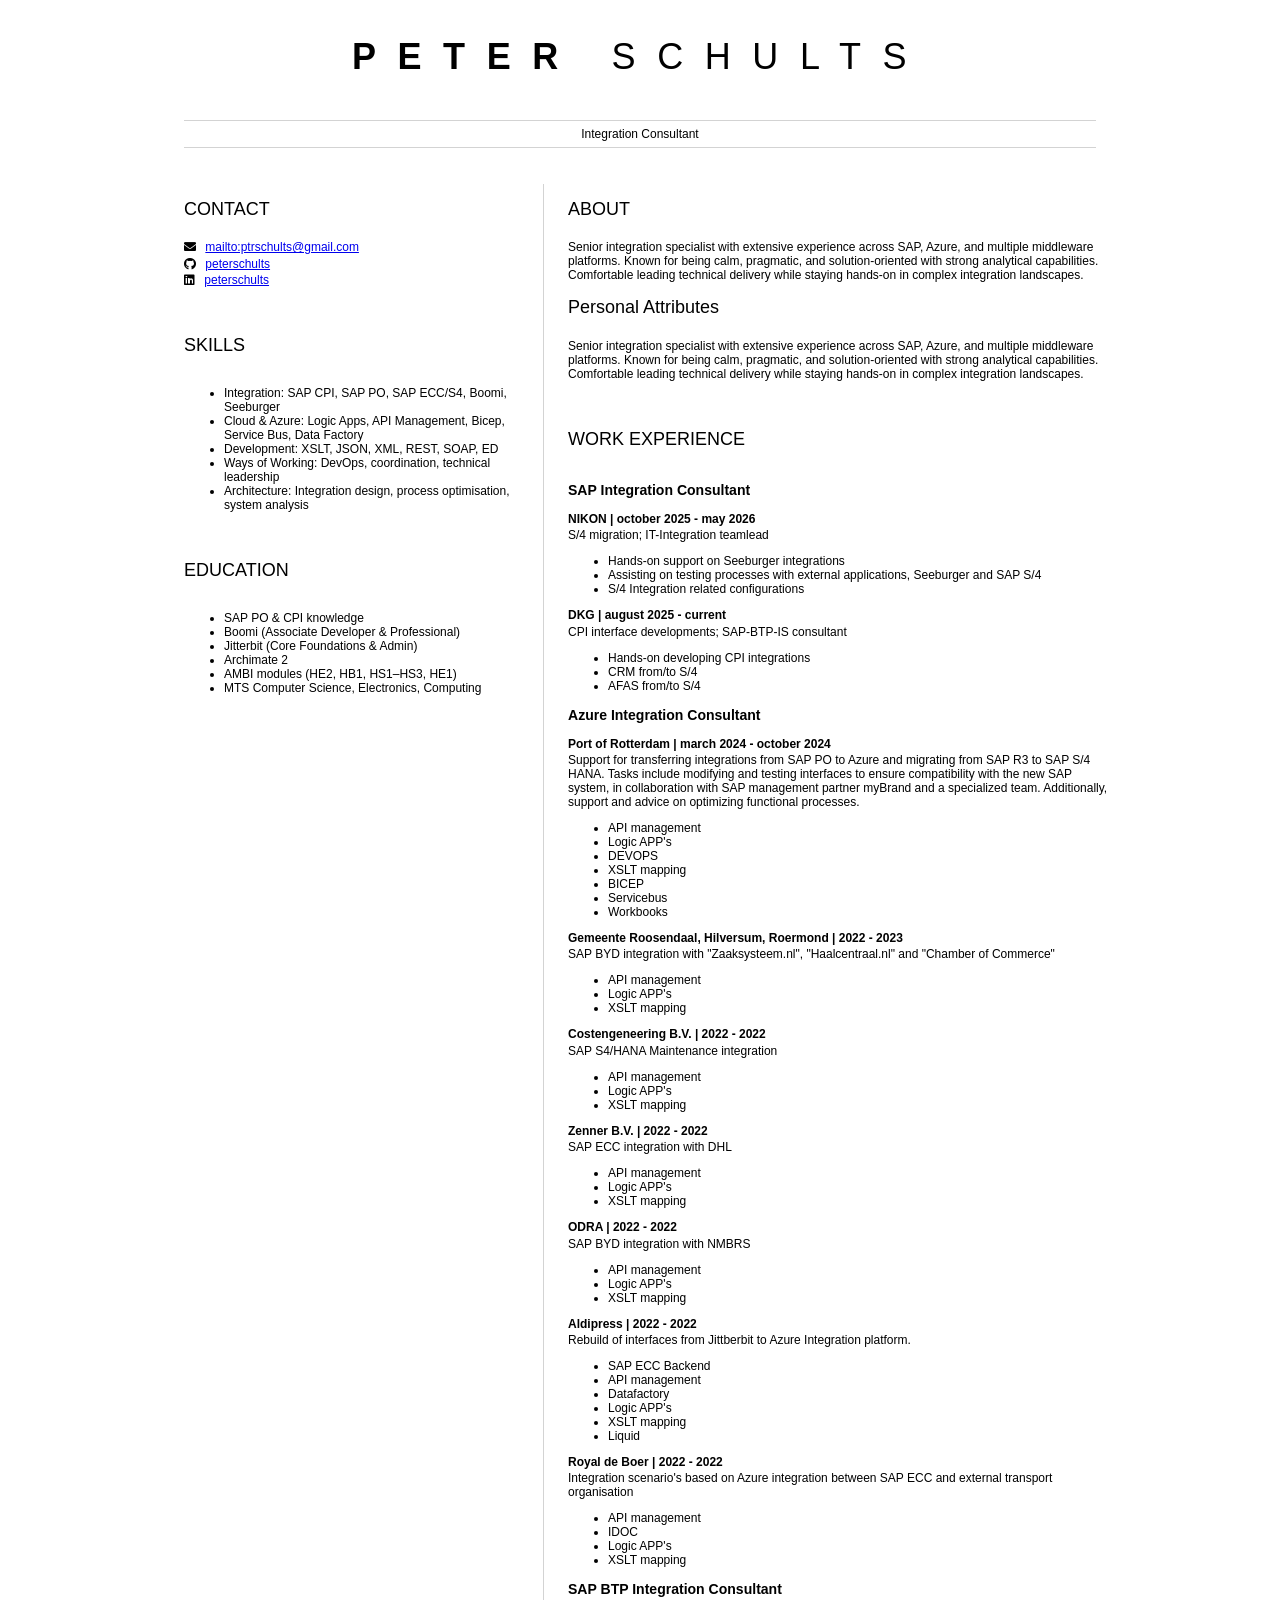
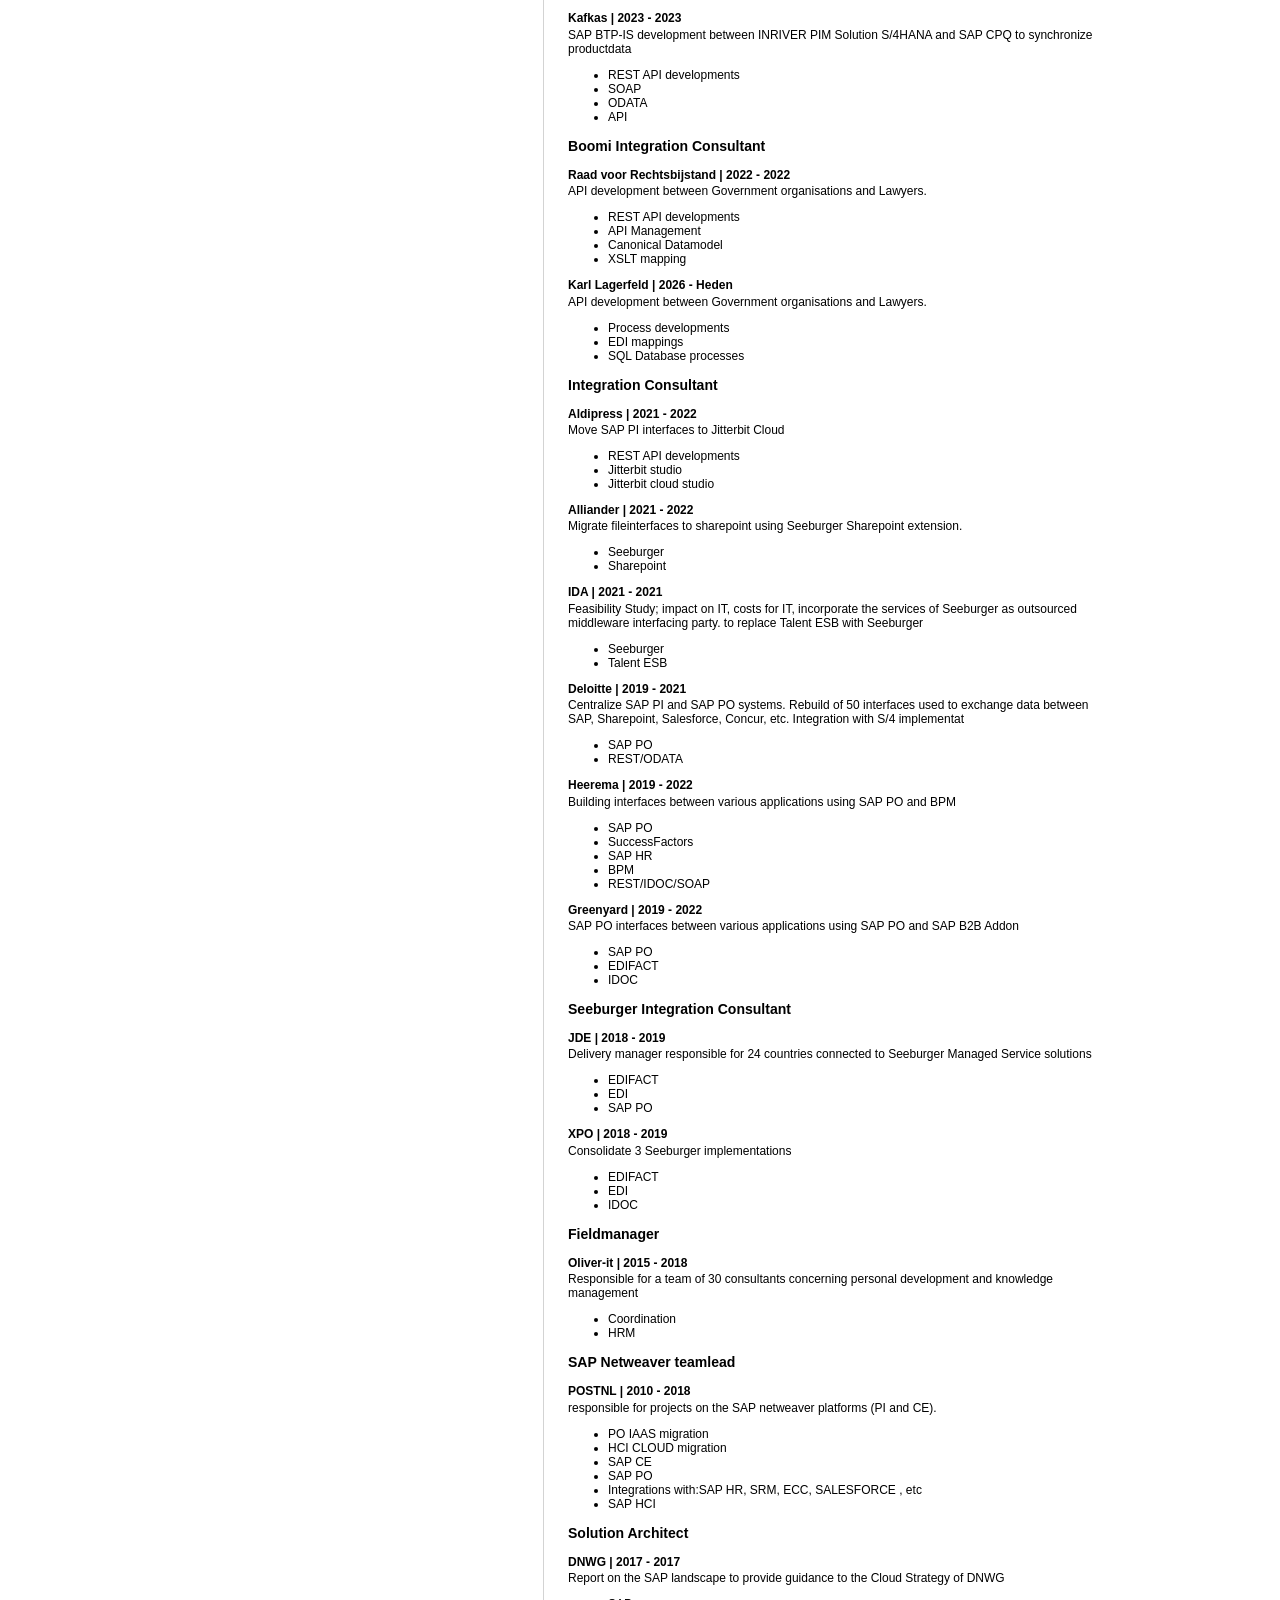
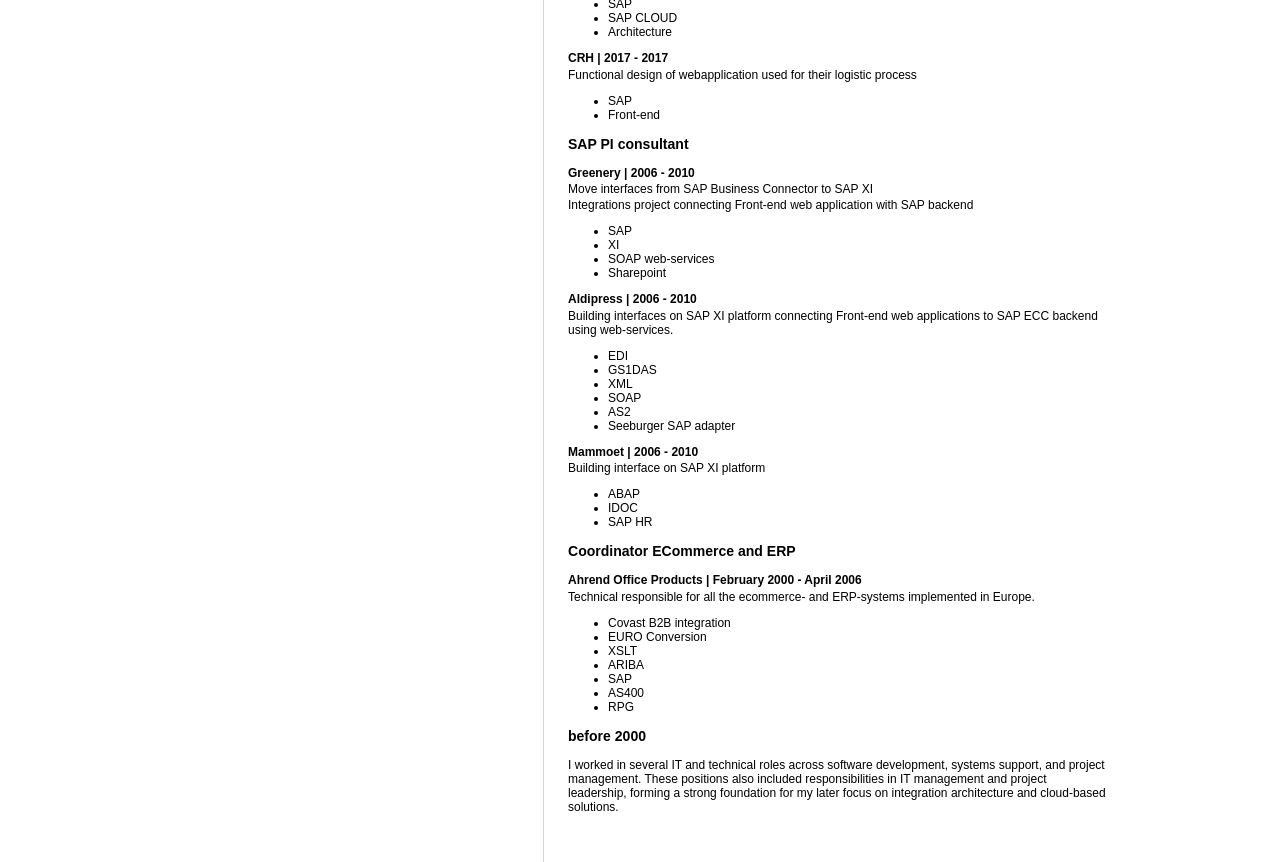
<file: index1.html>
<html>
	<head><meta charset="utf-8">
		<link href="style.css" rel="stylesheet">
		<title>Your Name resume</title>
        <link rel="stylesheet" href="https://cdnjs.cloudflare.com/ajax/libs/font-awesome/5.15.4/css/all.min.css">
	</head>

	<body>
		<header id="header">
			<!-- resume header with your name and title -->
			<h1><b>PETER</b> SCHULTS</h1>
			<hr>
			Integration Consultant
			<hr>
		</header>
		<main>
			<article id="mainLeft">
				<section>
					<h2>CONTACT</h2>
					<p>
                        <i class="fa fa-envelope" aria-hidden="true"></i>
                        <a href="mailto:ptrschults@gmail.com">mailto:ptrschults@gmail.com</a>
                        <p>
                            <i class="fab fa-github" aria-hidden="true"></i>
                            <a href="https://github.com/peterschults">peterschults</a>
                        </p>
                        <p>
                            <i class="fab fa-linkedin" aria-hidden="true"></i>
                            <a href="https://www.linkedin.com/in/peterschults/">peterschults</a>
                        </p>
                    </p>
				</section>
				<section>
					<h2>SKILLS</h2>
                    <ul>
                    <li>Integration: SAP CPI, SAP PO, SAP ECC/S4, Boomi, Seeburger</li>
                    <li>Cloud & Azure: Logic Apps, API Management, Bicep, Service Bus, Data Factory</li>
                    <li>Development: XSLT, JSON, XML, REST, SOAP, ED</li>
                    <li>Ways of Working: DevOps, coordination, technical leadership</li>
                    <li>Architecture: Integration design, process optimisation, system analysis</li>
                    </ul>
				</section>
                <section>
					<h2>EDUCATION</h2>
                        <ul>
                            <li>SAP PO & CPI knowledge</li>
                            <li>Boomi (Associate Developer & Professional)</li>
                            <li>Jitterbit (Core Foundations & Admin)</li>
                            <li>Archimate 2</li>
                            <li>AMBI modules (HE2, HB1, HS1–HS3, HE1)</li>
                            <li>MTS Computer Science, Electronics, Computing</li>
                        </ul>
                        
				</section>            
			</article>
			<article id="mainRight">
				<section>
					<h2>ABOUT</h2>
					<p> 
                        Senior integration specialist with extensive experience across SAP, Azure, and multiple middleware platforms. Known for being calm, pragmatic, and solution‑oriented with strong analytical capabilities. Comfortable leading technical delivery while staying hands‑on in complex integration landscapes.
                    </p> 

					<h2>Personal Attributes</h2>
					<p> 
                        Senior integration specialist with extensive experience across SAP, Azure, and multiple middleware platforms. Known for being calm, pragmatic, and solution‑oriented with strong analytical capabilities. Comfortable leading technical delivery while staying hands‑on in complex integration landscapes.
                    </p> 


                    
				</section>
				<section>
					<h2>WORK EXPERIENCE</h2>

                    <h3><b>SAP Integration Consultant</b></h3>
                    <p><b>NIKON | october 2025 - may 2026</b></p>
                    <p>
                        S/4 migration; IT-Integration teamlead
                    </p>
                    <ul>
                            <li>Hands-on support on Seeburger integrations</s></samp></li>
                            <li>Assisting on testing processes with external applications, Seeburger and SAP S/4</li>
                            <li>S/4 Integration related configurations</li>
                    </ul>
                    <p><b>DKG | august 2025 - current</b></p>
                    <p>
                        CPI interface developments; SAP-BTP-IS consultant
                    </p>
                    <ul>
                            <li>Hands-on developing CPI integrations</s></samp></li>
                            <li>CRM from/to S/4</s></samp></li>
                            <li>AFAS from/to S/4</s></samp></li>

                    </ul>

                    <h3><b>Azure Integration Consultant</b></h3>

                    
                    <p><b>Port of Rotterdam | march 2024 - october 2024</b></p>
                    <p>
                        Support for transferring integrations from SAP PO to Azure and migrating from SAP R3 to SAP S/4 HANA. Tasks include modifying and testing interfaces to ensure compatibility with the new SAP system, in collaboration with SAP management partner myBrand and a specialized team. Additionally, support and advice on optimizing functional processes.
                    </p>
                    <ul>
                            <li>API management</s></samp></li>
                            <li>Logic APP's</li>
                            <li>DEVOPS</li>                            
                            <li>XSLT mapping</li>
                            <li>BICEP</li>
                            <li>Servicebus</li>
                            <li>Workbooks</li>

                    </ul>
                    <p><b>Gemeente Roosendaal, Hilversum, Roermond | 2022 - 2023</b></p>
                    <p>
                        SAP BYD integration with "Zaaksysteem.nl", "Haalcentraal.nl" and "Chamber of Commerce" 
                    </p>
                    <ul>
                            <li>API management</s></samp></li>
                            <li>Logic APP's</li>
                            <li>XSLT mapping</li>
                    </ul>


                    <p><b>Costengeneering B.V. | 2022 - 2022</b></p>
                    <p>
                        SAP S4/HANA Maintenance integration 
                    </p>
                    <ul>
                            <li>API management</s></samp></li>
                            <li>Logic APP's</li>
                            <li>XSLT mapping</li>
                    </ul>

                    <p><b>Zenner B.V. | 2022 - 2022</b></p>
                    <p>
                        SAP ECC integration with DHL
                    </p>
                    <ul>
                            <li>API management</s></samp></li>
                            <li>Logic APP's</li>
                            <li>XSLT mapping</li>
                    </ul>
                   

                    <p><b>ODRA | 2022 - 2022</b></p>
                    <p>
                        SAP BYD integration with NMBRS 
                    </p>
                    <ul>
                            <li>API management</s></samp></li>
                            <li>Logic APP's</li>
                            <li>XSLT mapping</li>
                    </ul>

                    <p><b>Aldipress | 2022 - 2022</b></p>
                    <p>
                        Rebuild of interfaces from Jittberbit to Azure Integration platform.
                    </p>
                    <ul>
                            <li>SAP ECC Backend</s></samp></li>
                            <li>API management</s></samp></li>
                            <li>Datafactory</li>
                            <li>Logic APP's</li>
                            <li>XSLT mapping</li>
                            <li>Liquid</li>
                    </ul>
                    <p><b>
                        Royal de Boer | 2022 - 2022
                    </b>
                    </p>
                    <p>
                        Integration scenario's based on Azure integration between SAP ECC and external transport organisation
                    </p>
                    <ul>
                            <li>API management</s></samp></li>
                            <li>IDOC</li>
                            <li>Logic APP's</li>
                            <li>XSLT mapping</li>
                    </ul>
					<h3><b>SAP BTP Integration Consultant</b></h3>
<p><b>Kafkas | 2023 - 2023</b></p>
<p>SAP BTP-IS  development between INRIVER PIM Solution S/4HANA and SAP CPQ to synchronize productdata</p>
<ul>
		<li>REST API developments</s></samp></li>
		<li>SOAP</li>
        <li>ODATA</li>
        <li>API</li>
</ul>
<h3><b>Boomi Integration Consultant</b></h3>
<p><b>Raad voor Rechtsbijstand | 2022 - 2022</b></p>
<p>API development between Government organisations and Lawyers.</p>
<ul>
		<li>REST API developments</s></samp></li>
		<li>API Management</li>
        <li>Canonical Datamodel</li>
        <li>XSLT mapping</li>
</ul>
<p><b>Karl Lagerfeld | 2026 - Heden</b></p>
<p>API development between Government organisations and Lawyers.</p>
<ul>
		<li>Process developments</s></samp></li>
		<li>EDI mappings</li>
        <li>SQL Database processes</li>
</ul>

    <h3><b>Integration Consultant</b></h3>
<p><b>Aldipress | 2021 - 2022</b></p>
<p>
Move SAP PI interfaces to Jitterbit Cloud
</p>
<ul>
<li>REST API developments</s></samp></li>
<li>Jitterbit studio</li>
<li>Jitterbit cloud studio</li>
</ul>
<p><b>Alliander | 2021 - 2022</b></p>
<p>
Migrate fileinterfaces to sharepoint using Seeburger Sharepoint extension.
</p>
<ul>
<li>Seeburger</s></samp></li>
<li>Sharepoint</li>

</ul>
<p><b>IDA | 2021 - 2021</b></p>
<p>Feasibility Study; impact on IT, costs for IT, incorporate the services of Seeburger as outsourced middleware interfacing party.
to replace Talent ESB with Seeburger
</p>
<ul>
<li>Seeburger</s></samp></li>
<li>Talent ESB</li>
</ul>
<p><b>Deloitte | 2019 - 2021</b></p>
<p>
Centralize SAP PI and SAP PO systems. Rebuild of 50 interfaces used to exchange data between SAP, Sharepoint, Salesforce, Concur, etc. Integration with S/4 implementat
</p>
<ul>
<li>SAP PO</s></samp></li>
<li>REST/ODATA</li>
</ul>
<p><b>Heerema | 2019 - 2022</b></p>
<p>Building interfaces between various applications using SAP PO and BPM</p>
<ul>
<li>SAP PO</s></samp></li>
<li>SuccessFactors</s></samp></li>
<li>SAP HR</s></samp></li>
<li>BPM</li>
<li>REST/IDOC/SOAP</li>
</ul>
<p><b>Greenyard | 2019 - 2022</b></p>
<p>SAP PO interfaces between various applications using SAP PO and SAP B2B Addon</p>
<ul>
<li>SAP PO</s></samp></li>
<li>EDIFACT</li>
<li>IDOC</li>
</ul>
<h3><b>Seeburger Integration Consultant</b></h3>
<p><b>JDE | 2018 - 2019</b></p>
<p>Delivery manager responsible for 24 countries connected to Seeburger Managed Service solutions</p>
<ul>
<li>EDIFACT</s></samp></li>
<li>EDI</li>
<li>SAP PO</li>
</ul>
<p><b>XPO | 2018 - 2019</b></p>
<p>Consolidate 3 Seeburger implementations</p>
<ul>
<li>EDIFACT</s></samp></li>
<li>EDI</li>
<li>IDOC</li>
</ul>
<h3><b>Fieldmanager</b></h3>
<p><b>Oliver-it | 2015 - 2018</b></p>
<p>Responsible for a team of 30 consultants concerning personal development and knowledge management</p>
<ul>
<li>Coordination</s></samp></li>
<li>HRM</li>
</ul>
<h3><b>SAP Netweaver teamlead</b></h3>
<p><b>POSTNL | 2010 - 2018</b></p>
<p>responsible for projects on the SAP netweaver platforms (PI and CE).</p>
<ul>
<li>PO IAAS migration</s></li>
<li>HCI CLOUD migration</s></li>
<li>SAP CE</li>
<li>SAP PO</li>
<LI>Integrations with:SAP HR, SRM, ECC, SALESFORCE , etc</LI>
<li>SAP HCI</li>
</ul>
<h3><b>Solution Architect</b></h3>
<p><b>DNWG | 2017 - 2017</b></p>
<p>Report on the SAP landscape to provide guidance to the Cloud Strategy of DNWG</p>
<ul>
<li>SAP</s></samp></li>
<li>SAP CLOUD</li>
<li>Architecture</li>
</ul>

<p><b>CRH | 2017 - 2017</b></p>
<p>Functional design of webapplication used for their logistic process</p>
<ul>
<li>SAP</s></samp></li>
<li>Front-end</li>
</ul>
<h3><b>SAP PI consultant</b></h3>
<p><b>Greenery | 2006 - 2010</b></p>
<p>Move interfaces from SAP Business Connector to SAP XI</p>
<p>Integrations project connecting Front-end web application with SAP backend</p>
<ul>
<li>SAP</li>
<li>XI</li>
<li>SOAP web-services</li>
<li>Sharepoint</li>
</ul>
<p><b>Aldipress | 2006 - 2010</b></p>
<p>Building interfaces on SAP XI platform connecting Front-end web applications to SAP ECC backend using web-services. </p>
<ul>
<li>EDI</s></samp></li>
<li>GS1DAS</li>
<li>XML</li>
<li>SOAP</li>
<li>AS2</li>
<li>Seeburger SAP adapter</li>
</ul>
<p><b>Mammoet | 2006 - 2010</b></p>
<p>Building interface on SAP XI platform</p>
<ul>
<li>ABAP</s></samp></li>
<li>IDOC</li>
<li>SAP HR</li>
</ul>
<h3><b> Coordinator ECommerce and ERP</b></h3>
<p><b>Ahrend Office Products | February 2000 - April 2006</b></p>
<p>Technical responsible for all the ecommerce- and ERP-systems implemented in Europe.</p>
<ul>
<li>Covast B2B integration</li>
<li>EURO Conversion</li>
<li>XSLT</li>
<li>ARIBA</li>
<li>SAP</li>
<li>AS400</li>
<li>RPG</li>
</ul>


<h3><b>before 2000 </b></h3>
<p>
I worked in several IT and technical roles across software development,
systems support, and project management. These positions also included responsibilities in
IT management and project leadership, forming a strong foundation for my
later focus on integration architecture and cloud-based solutions.
</p>
</section>
</article>
</main>
</body>


</html>
</file>
<file: style.css>
body {
    font-family: 'Segoe UI', Tahoma, Geneva, Verdana, sans-serif;
    font-size: 12px;
    max-width: 960px;
    margin: auto;
}

h1 {
    font-size: 3em;
    letter-spacing: .6em;
    padding-top: 1em;
    padding-bottom: 1em;
}

h2 {
    font-size: 1.5em;
    padding-bottom: 1em;
}


main { 
    display: grid;
    grid-template-columns: 40% 60%;
    margin-top: 3em;
}

header {
    text-align: center;
    margin: auto 2em;
}

section {
    margin: auto 1em 4em 2em;
}

i {
    margin-right: .5em;
}

p {
    margin: .2em auto
}

hr {
    border: none;
    background-color: lightgray;
    height: 1px;
}

h1, h2 {
    font-weight: 100;
    margin-bottom: 0;
}

#mainLeft {
    border-right: 1px solid lightgray;
 }
</file>
